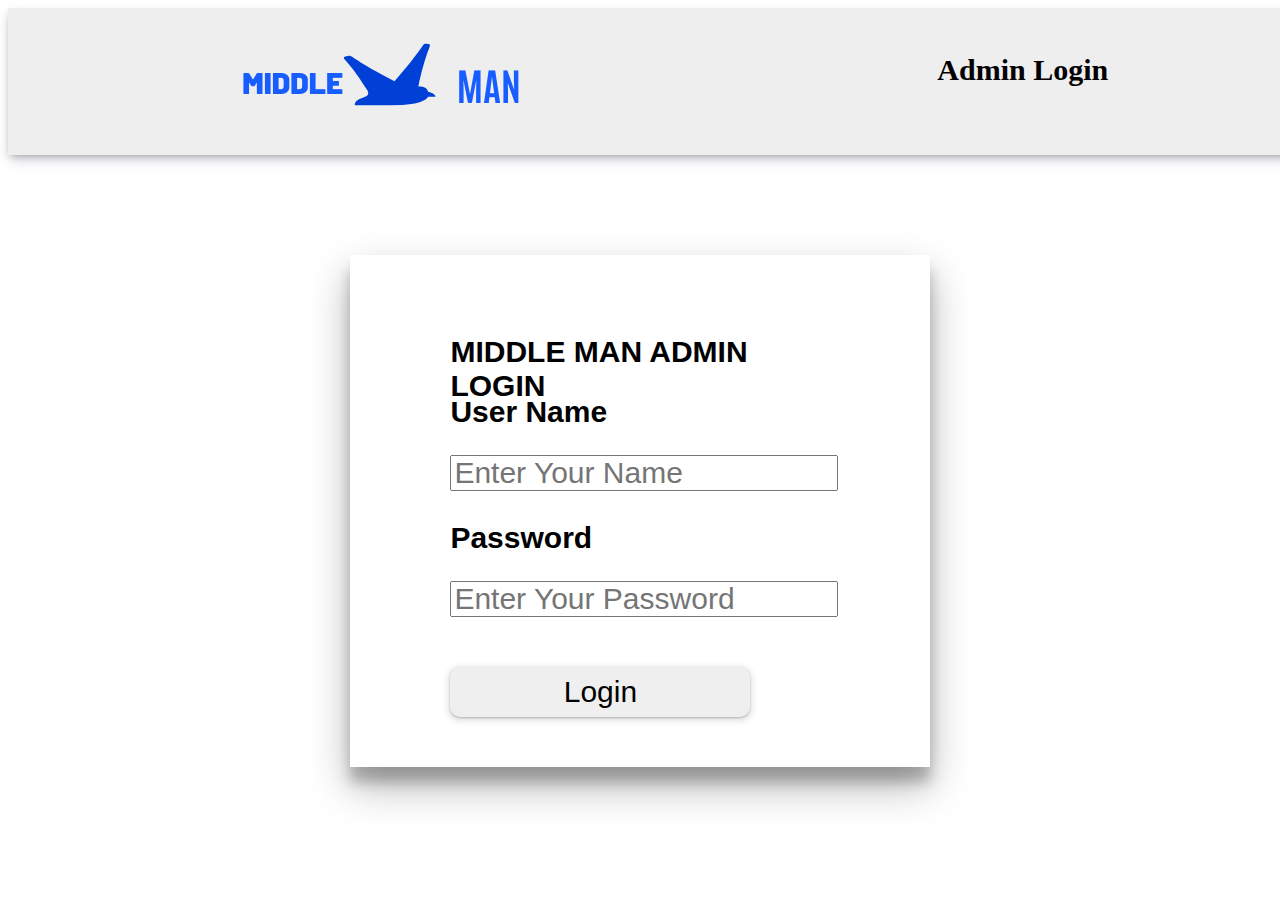
<file: admin page/index.html>
<!DOCTYPE html>
<html lang="en">
  <head>
    <meta charset="UTF-8" />
    <meta http-equiv="X-UA-Compatible" content="IE=edge" />
    <meta name="viewport" content="width=device-width, initial-scale=1.0" />
    <title>loginpage</title>
    <link rel="stylesheet" href="./styles/index.css" />
  </head>
  <body>
    <div id="top">
      <img src="./images/logo.png" alt="" />
      <h1>Admin Login</h1>
    </div>
    <div id="admin_detials">
      <label for="">MIDDLE MAN ADMIN LOGIN</label>
      <label for="">User Name</label>
      <input type="text" name="" id="username" placeholder="Enter Your Name" />
      <label for="">Password</label>
      <input
        type="text"
        name=""
        id="password"
        placeholder="Enter Your Password"
      />
      <button id="login_btn">Login</button>
    </div>
  </body>
</html>
<script src="./scripts/loginpage.js"></script>
</file>
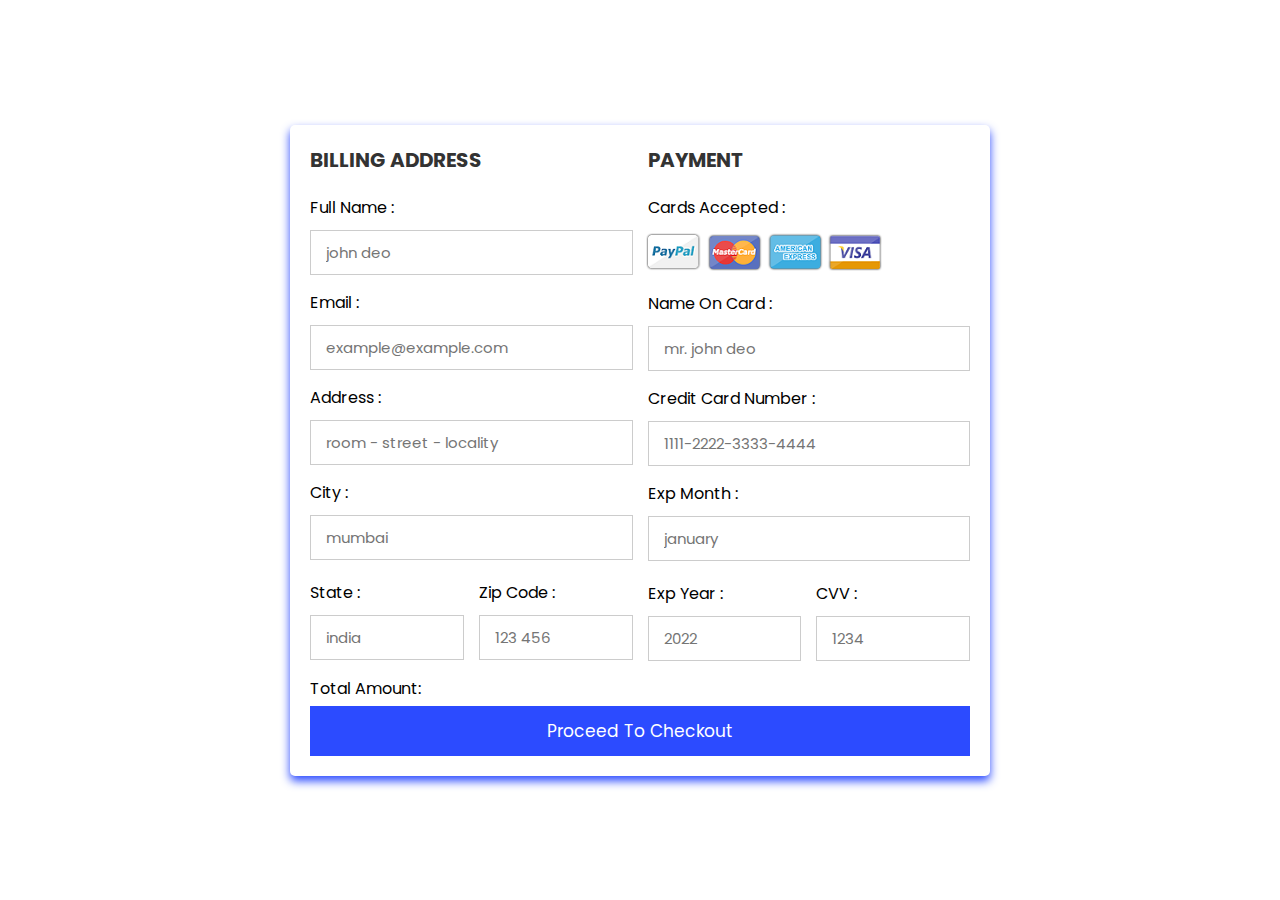
<file: checkout.html>
<!DOCTYPE html>
<html lang="en">
<head>
    <meta charset="UTF-8">
    <meta http-equiv="X-UA-Compatible" content="IE=edge">
    <meta name="viewport" content="width=device-width, initial-scale=1.0">
    
    <!-- custom css file link  -->
    <link rel="stylesheet" href="./styles/checkout.css">

</head>
<body>

<div class="container">

    <form action="">

        <div class="row">

            <div class="col">

                <h3 class="title">billing address</h3>

                <div class="inputBox">
                    <span>full name :</span>
                    <input id="name" type="text" placeholder="john deo">
                </div>
                <div class="inputBox">
                    <span>email :</span>
                    <input id="mail"type="email" placeholder="example@example.com">
                </div>
                <div class="inputBox">
                    <span>address :</span>
                    <input type="text" placeholder="room - street - locality">
                </div>
                <div class="inputBox">
                    <span>city :</span>
                    <input type="text" placeholder="mumbai">
                </div>

                <div class="flex">
                    <div class="inputBox">
                        <span>state :</span>
                        <input type="text" placeholder="india">
                    </div>
                    <div class="inputBox">
                        <span>zip code :</span>
                        <input type="text" placeholder="123 456">
                    </div>
                </div>

            </div>

            <div class="col">

                <h3 class="title">payment</h3>

                <div class="inputBox">
                    <span>cards accepted :</span>
                    <img src="images/card_img.png" alt="">
                </div>
                <div class="inputBox">
                    <span>name on card :</span>
                    <input type="text" placeholder="mr. john deo">
                </div>
                <div class="inputBox">
                    <span>credit card number :</span>
                    <input type="number" placeholder="1111-2222-3333-4444">
                </div>
                <div class="inputBox">
                    <span>exp month :</span>
                    <input type="text" placeholder="january">
                </div>

                <div class="flex">
                    <div class="inputBox">
                        <span>exp year :</span>
                        <input type="number" placeholder="2022">
                    </div>
                    <div class="inputBox">
                        <span>CVV :</span>
                        <input type="text" placeholder="1234">
                    </div>
                </div>
               

            </div>
    
        </div>
        <div id="total">Total amount:</div>
        <input type="submit" value="proceed to checkout" class="submit-btn">

    </form>

</div>    
    
</body>
</html>
<script src="./scripts/checkout.js"></script>
</file>
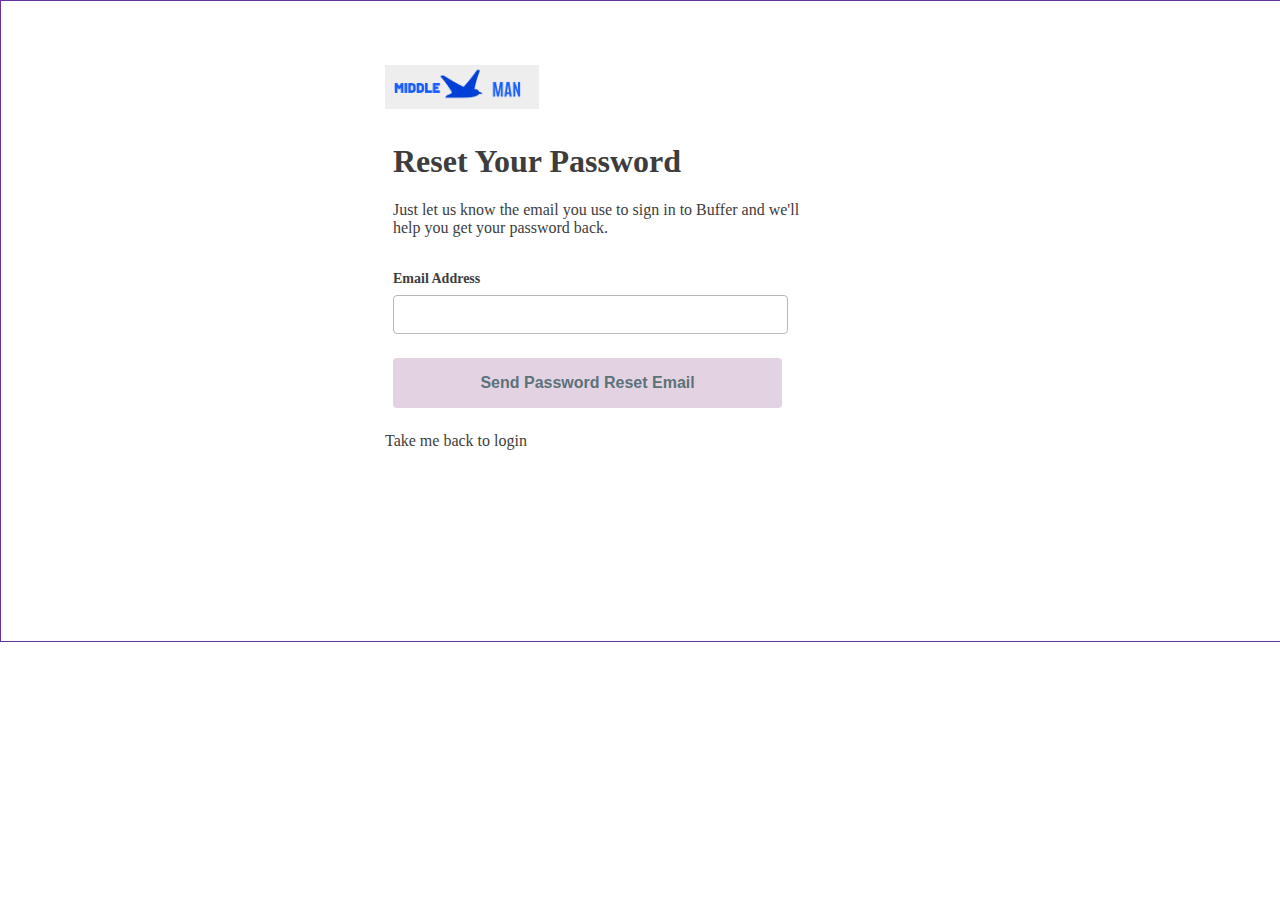
<file: forogtpass.html>
<!DOCTYPE html>
<html lang="en">
<head>
    <meta charset="UTF-8">
    <meta http-equiv="X-UA-Compatible" content="IE=edge">
    <meta name="viewport" content="width=device-width, initial-scale=1.0">
    <title>Middle Man - Reset Your Password</title>
    <link rel="icon" href="./images/logo.png" type="image/icon type">
    <link rel="stylesheet" href="styles/signup.css">
</head>
<body>
    <div id="password-cntnr">
        <div id="pwd-cnt">
            <img id="middleLogo1" src="./images/logo.png" alt="">
            <div>
                <h1 class="tag-clr">Reset Your Password</h1>
                <p class="tag-clr">Just let us know the email you use to sign in to Buffer and we'll help you get your password back.</p>
            </div>
            <div>
                <label class="input-lb for="email">Email Address</label>
                <div>
                    <input class="input-cl" type="email" name="email" id="user-email">
                </div>
                
            </div>
            <div>
                <button class="pwd-btn">Send Password Reset Email</button>  
            </div>
            <p><a class="tag-clr" href="./signin.html">Take me back to login</a></p>
        </div>

        
    </div>
</body>
</html>
</file>
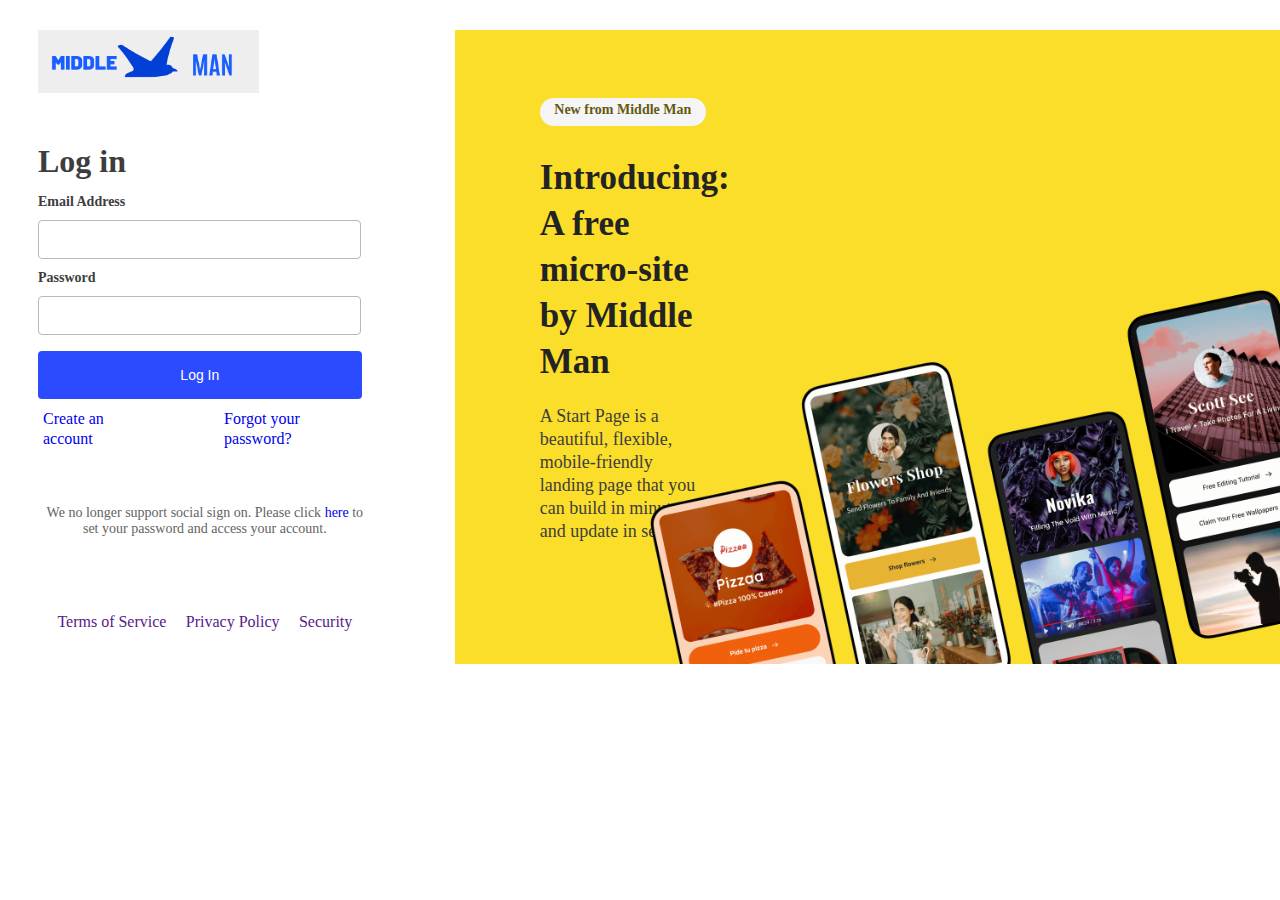
<file: signin.html>
<!DOCTYPE html>
<html lang="en">
<head>
    <meta charset="UTF-8">
    <meta http-equiv="X-UA-Compatible" content="IE=edge">
    <meta name="viewport" content="width=device-width, initial-scale=1.0">
    <title>Middle Man-Log In</title>
    <link rel="icon" href="./images/logo.png" type="image/icon type">
    <link rel="stylesheet" href="styles/signin.css">
    
</head>
<body>
    <div id= "container">
        <div id="lhs-container">
            <a href="./index.html">
                <img id="middleManLogo"   src="./images/logo.png" alt="middleManLogo">
            </a>
            <div id="form-div">
                <form action="">
                    <h1 class="log_in">Log in</h1>
                    <div>
                        <label class="input-lb for="email">Email Address</label>
                        <div>
                            <input class="input-cl" type="email" name="email" id="user-email-in">
                        </div>
                    </div>
                    <div>
                        <label class="input-lb" for="password">Password</label>
                        <div>
                            <input class="input-cl" type="password" name="password" id="user-password-in">
                        </div>
                    </div>
                    <button id="login-form-submit" class="btn-login" onclick="signIn(event)">Log In</button>
                </form>
                <div style="display: flex; column-gap: 70px; margin: 10px 5px;">
                    <a href="./signup.html">Create an account</a>
                    <a href="./forogtpass.html">Forgot your password?</a>
                </div>
                <div class="desc" >
                    <p>We no longer support social sign on. Please click<!-- --> <a href="https://login.buffer.com/forgot-password">here</a> to set your password and access your account.
                    </p>
                </div>
    
            </div>
            <div class="signin-dwn">
                <a href="">Terms of Service</a>
                <a href="">Privacy Policy</a>
                <a href="">Security</a>
            </div>
        </div>
        <div id="rhs-container">
            <div id="rhs1">
                <div id="rhs2">
                    <div class="cjdJHk">
                        <div>New from Middle Man</div>
                        <h2>Introducing: A free micro-site by Middle Man</h2>
                        <p>A Start Page is a beautiful, flexible, mobile-friendly landing page that you can build in minutes and update in seconds</p>
                    </div>
                    
                    <img src="./images/sp-login-image.png" alt="four cellphones lined up showing different Start Pages">
                    
                </div>
            </div>

        </div>     
        
    </div>
</body>
<script src="./scripts/signin.js"></script>
</html>
</file>
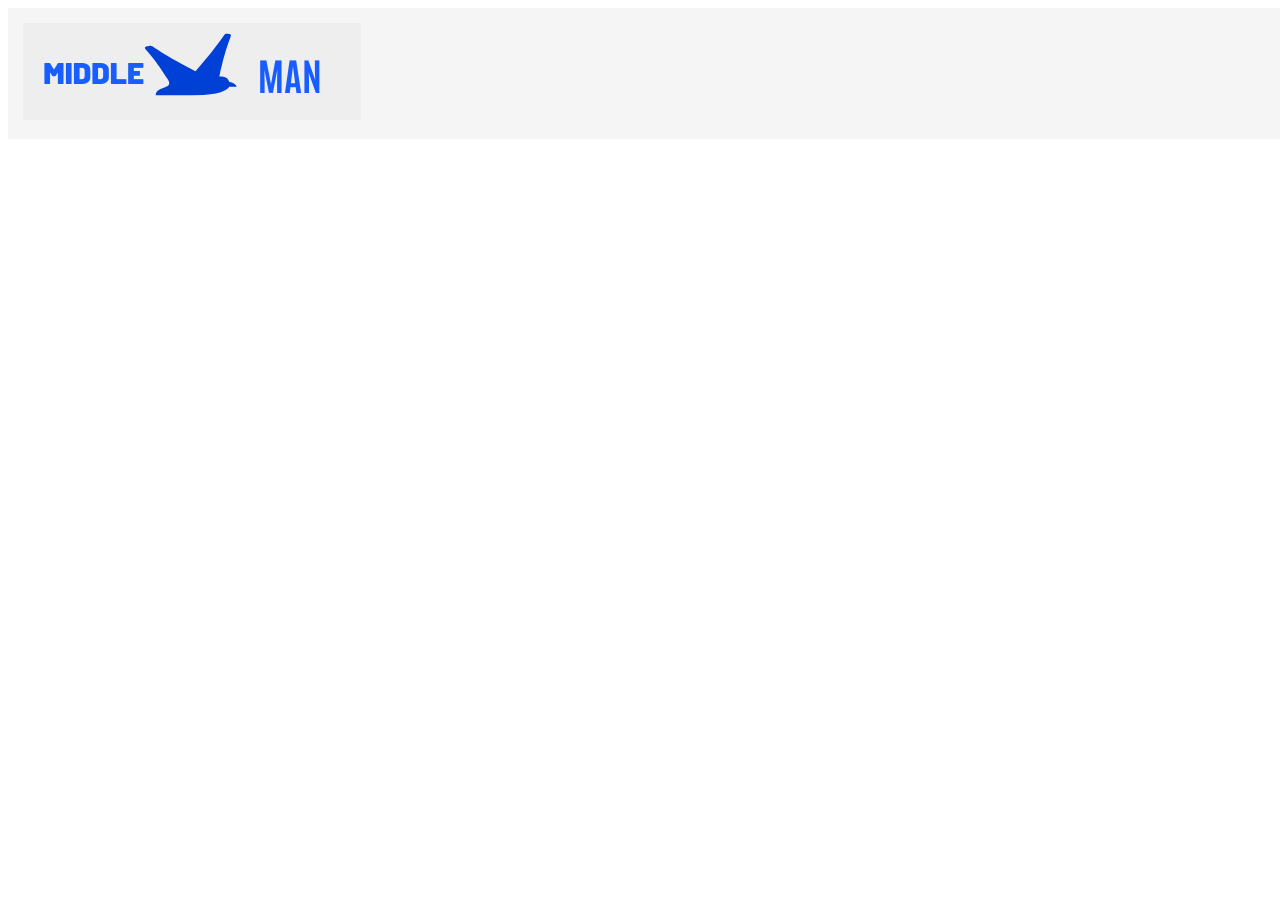
<file: admin page/landing_page.html>
<!DOCTYPE html>
<html lang="en">
<head>
    <meta charset="UTF-8">
    <meta http-equiv="X-UA-Compatible" content="IE=edge">
    <meta name="viewport" content="width=device-width, initial-scale=1.0">
    <link rel="stylesheet" href="./styles/landing_page.css">
    <title>landing page</title>
</head>
<body>
    <div id="navbar">
    <div><img src="./images/logo.png" alt=""></div> 
    <div> <h2 id="adminname"></h2></div>
    </div>
    <table id="user_data_table" >

    </table>
</body>
</html>
<script src="./scripts/landing_page.js"></script>
</file>
<file: admin page/styles/index.css>
#top {
  width: 100%;
  padding: 25px;
  background-color: #eeeeee;
  display: flex;
  justify-content: space-around;
  box-shadow: rgba(50, 50, 93, 0.25) 0px 6px 12px -2px, rgba(0, 0, 0, 0.3) 0px 3px 7px -3px;
}

#top>img {
  height: 100%;
}

#top>h1 {
  font-size: 30px;
  font-weight: 900;

}

#admin_detials {
  margin: auto;
  margin-top: 100px;
  width: 30%;
  box-shadow: rgba(0, 0, 0, 0.3) 0px 19px 38px, rgba(0, 0, 0, 0.22) 0px 15px 12px;
  display: flex;
  flex-direction: column;
  padding: 50px 100px;
}

#admin_detials>label,
input,
button {
  margin-top: 30px;
  height: 30px;
  font-size: 30px;
  width: 100%;

}

label {
  font-weight: 700;

  font-family: 'Gill Sans', 'Gill Sans MT', Calibri, 'Trebuchet MS', sans-serif;
}

#login_btn {
  margin-top: 50px;
  width: 300px;
  height: 50px;
  border-radius: 10px;
  border: 0;
  box-shadow: rgba(60, 64, 67, 0.3) 0px 1px 2px 0px, rgba(60, 64, 67, 0.15) 0px 2px 6px 2px;

}
</file>
<file: styles/checkout.css>
@import url('https://fonts.googleapis.com/css2?family=Poppins:wght@100;300;400;500;600&display=swap');

*{
  font-family: 'Poppins', sans-serif;
  margin:0; padding:0;
  box-sizing: border-box;
  outline: none; border:none;
  text-transform: capitalize;
  transition: all .2s linear;
}

.container{
  display: flex;
  justify-content: center;
  align-items: center;
  padding:25px;
  min-height: 100vh;
  /* background: linear-gradient(90deg, #2c4bff 60%, #1f35b3 40.1%); */
}

.container form{
  padding:20px;
  width:700px;
  background: #fff;
  box-shadow: 0 5px 10px #2c4bff;
  border-radius: 5px;
}

.container form .row{
  display: flex;
  flex-wrap: wrap;
  gap:15px;
}

.container form .row .col{
  flex:1 1 250px;
}

.container form .row .col .title{
  font-size: 20px;
  color:#333;
  padding-bottom: 5px;
  text-transform: uppercase;
}

.container form .row .col .inputBox{
  margin:15px 0;
}

.container form .row .col .inputBox span{
  margin-bottom: 10px;
  display: block;
}

.container form .row .col .inputBox input{
  width: 100%;
  border:1px solid #ccc;
  padding:10px 15px;
  font-size: 15px;
  text-transform: none;
}

.container form .row .col .inputBox input:focus{
  border:1px solid #000;
}

.container form .row .col .flex{
  display: flex;
  gap:15px;
}

.container form .row .col .flex .inputBox{
  margin-top: 5px;
}

.container form .row .col .inputBox img{
  height: 34px;
  margin-top: 5px;
  filter: drop-shadow(0 0 1px #000);
}

.container form .submit-btn{
  width: 100%;
  padding:12px;
  font-size: 17px;
  background: #2c4bff;
  color:#fff;
  margin-top: 5px;
  cursor: pointer;
}

.container form .submit-btn:hover{
  background: #1f35b3;
}
</file>
<file: styles/signup.css>
body{
    margin: 0;
    padding: 0;
}


#container{
    display: flex;
    width: 100%;
    font-family:'Roboto';
    padding-left: 20px;
}

#lhs-container{
    width: 67%;
    
    /* height: 100%; */
}

#middleLogo{
    padding: 2rem;
    width: 30%;
    
}

#rhs-container{
    width: 33%;
    
}

#form_div{
    width: 55%;
    margin: auto;
    text-align: left;
}

.input-lb{
    font-weight: 600;
    font-size: 14px;
    text-align: left;
    color: #3d3d3d;
    margin-bottom: 8px;
}

.input-cl{
    width: 95%;
    height: 35px;
    border-radius: 4px;
    box-shadow: 2px 2px 0 2px transparent;
    margin: 8px 0px;
    border: 1px solid #B8B8B8;
}

#recaptcha{
    margin-top: 3%;
}

.extr-tb{
    display: flex;
    margin-top: 20px;
    padding-left: 1rem;
    border: 1px solid #b8b8b8;
    border-radius: 8px;
    
    /* gap: 24px; */
}

.tag-clr{
    color: #3d3d3d;
    
}

.btn-div{
    display: flex;
    width: 80%;
    align-items: center;
    justify-content: space-evenly;
}

.free-btn{
    color: #b8b8b8;
    background-color: #2022fe;
    border-radius: 4px;
    border: 0;
    font-weight: bold;
    font-size: 16px;
    width: 95%;
    height: 38%;
    cursor: pointer;
    
}

.signup_btn{
    color: #6ea9b1e3;
    background-color: rgba(198, 168, 199, 0.514);
    border: 1px solid #b8b8b8e3;
    border-radius: 4px;
    border: 0;
    font-weight: bold;
    font-size: 16px;
    width: 95%;
    height: 38%;
    cursor: pointer;
}

.blw-frm{
    display: flex;
    column-gap: 20%;
}

a{
    text-decoration: none;
    color: rgb(93, 176, 209)
}

#rhsc{
    width: 100%;
    background-image: url("/snotty-planes-1391/images/signup-bkg-publish.png");
    height: 100%;
    text-align: center;
    color: #FFFFFF;
    padding: 1rem; 
}

#rhsc>div:nth-child(1){
    padding-top: 20%;
    font-family: 'Roboto';
    font-style: normal;
    font-weight: bolder;
    font-size: 24px;
}

#password-cntnr{
    width: 100%;
    height: 640px;
    border: 1px solid rebeccapurple;
    background-image: url("	https://static.buffer.com/login/public/img/page-background.svg");
}
#middleLogo1{
    padding-top: 2rem;
    width: 30%;
    
}
#pwd-cnt{
    width: 40%;
    height: 565px;
    margin: auto;
    padding: 2rem;
    text-align: left;
    /* border: solid 1px red; */
    background-color: #FFFFFF;
}
#pwd-cnt>div{
    width: 80%;
    padding: 0.5rem;
}
.pwd-btn{
    /* margin: 15px 0px; */
    color: #486569e3;
    background-color: rgba(198, 168, 199, 0.514);
    border: 1px solid #b8b8b8e3;
    border-radius: 4px;
    border: 0;
    font-weight: bold;
    font-size: 16px;
    width: 95%;
    height: 50px;
    cursor: pointer;

}
</file>
<file: styles/signin.css>
body{

}
#container{
    display: flex;
    width: 100%;
    font-family:'Roboto';

    margin: 10px;
    padding: 20px;
}

#middleManLogo{
    margin-bottom: 20px;
    height: 10%;
}

#form-div{
    text-align: left;
   
    width: 80%;
    line-height: 20px;
}


.input-cl{
    width: 95%;
    height: 35px;
    border-radius: 4px;
    box-shadow: 2px 2px 0 2px transparent;
    margin: 8px 0px;
    border: 1px solid #B8B8B8;
}

.input-lb{
    font-weight: 600;
    font-size: 14px;
    text-align: left;
    color: #3d3d3d;
    margin-bottom: 8px;
}

.log_in{
    font-style: normal;
    font-weight: bold;
    line-height: 44px;
    font-size: 32px;
    margin-bottom: 8px;
    color: #3D3D3D;
}

.btn-login{
    width: 97%;
    height: 48px;
    display: flex;
    justify-content: center;
    align-items: center;
    font-weight: 500;
    font-size: 14px;
    border-radius: 4px;
    border: 0;
    cursor: pointer;
    color: #FFFFFF;
    background-color: #2c4bff;
    margin: 8px 0px;
}

a{
    text-decoration: none;
}

.desc{
    padding: 2rem 0;
    text-align: center;
}

.desc>p{
    font-family: 'Roboto';
    font-style: normal;
    line-height: normal;
    font-size: 14px;
    color: #636363;

}

.signin-dwn{
    margin-top: 30px;
    width: 80%;
    display: flex;
    justify-content: space-evenly;
}

#lhs-container{
    width: 33%;
    /* height: 100%; */
}


#rhs-container{
    width: 67%;
    
}
#rhs1{
    display: flex;
  
    width: 100%;
    flex-direction: column;
    height: 100%;
    min-height: 100%;
    align-items: center;
    background-color: #F5F5F5;
    justify-content: space-between;
    margin: 0px auto;
    overflow-y: auto;
    max-width: 100%;
}
#rhs2{
    display: flex;
    flex-direction: column;
    width: 100%;
    flex: 1;
    padding-top: 8%;
    background-color: #fade2a;
    position: relative;
    overflow: hidden;
    
}
.cjdJHk {
    padding-left: 10%;
    width: 20%;

    

}
.cjdJHk>div{
    width: 150px;
    height: 20px;
    font-family: "Roboto";
    font-size: 14px;
    font-weight:800;
    justify-content: center;
    background-color: #F5F5F5;
    border-radius: 17px;
    margin-bottom: 28px;
    padding: 4px 8px;
    text-align: center;
    color: #645911;

}
.cjdJHk>h2{
    font-family: 'Poppins','Roboto','sans-serif';
    font-size: 35px;
    font-style: normal;
    font-weight: 800;
    line-height: 46px;
    text-align: left;
    margin-bottom: 20px;
    color: #232323;
}

.cjdJHk>p{
    font-family: 'Roboto','sans-serif';
    max-width: 400px;
    margin-bottom: 24px;
    color: #3d3d3d;
    font-size: 18px;
    font-weight: 400;
    line-height: 23px;
    text-align: left;
}

#rhs2 >img{
    position: absolute;
    bottom: 0;
    right: 0;
    max-width: 100%;
    max-height: 60%;
}
</file>
<file: admin page/styles/landing_page.css>
#navbar
{   width: 99%;
    padding: 15px;
    display: flex;
    justify-content: space-between;
    background-color: #f5f5f5;
}
#navbar>h2{
    margin-left: 25px;
}
#user_data_table{
    margin: auto;
    border: 1px solid red;
    margin-top: 30px;
}
#user_data_table>tr{
    border: 1px solid black;
    margin: 5px;
    text-align: center;
}
#user_data_table>tr>td,th{
 font-size: 25px;
 padding: 10px;
 border: 1px solid red;
}
.status{
    background-color: chartreuse;
}
table{
    border-collapse: collapse;
}
.price{
    background-color: antiquewhite;
}
</file>
